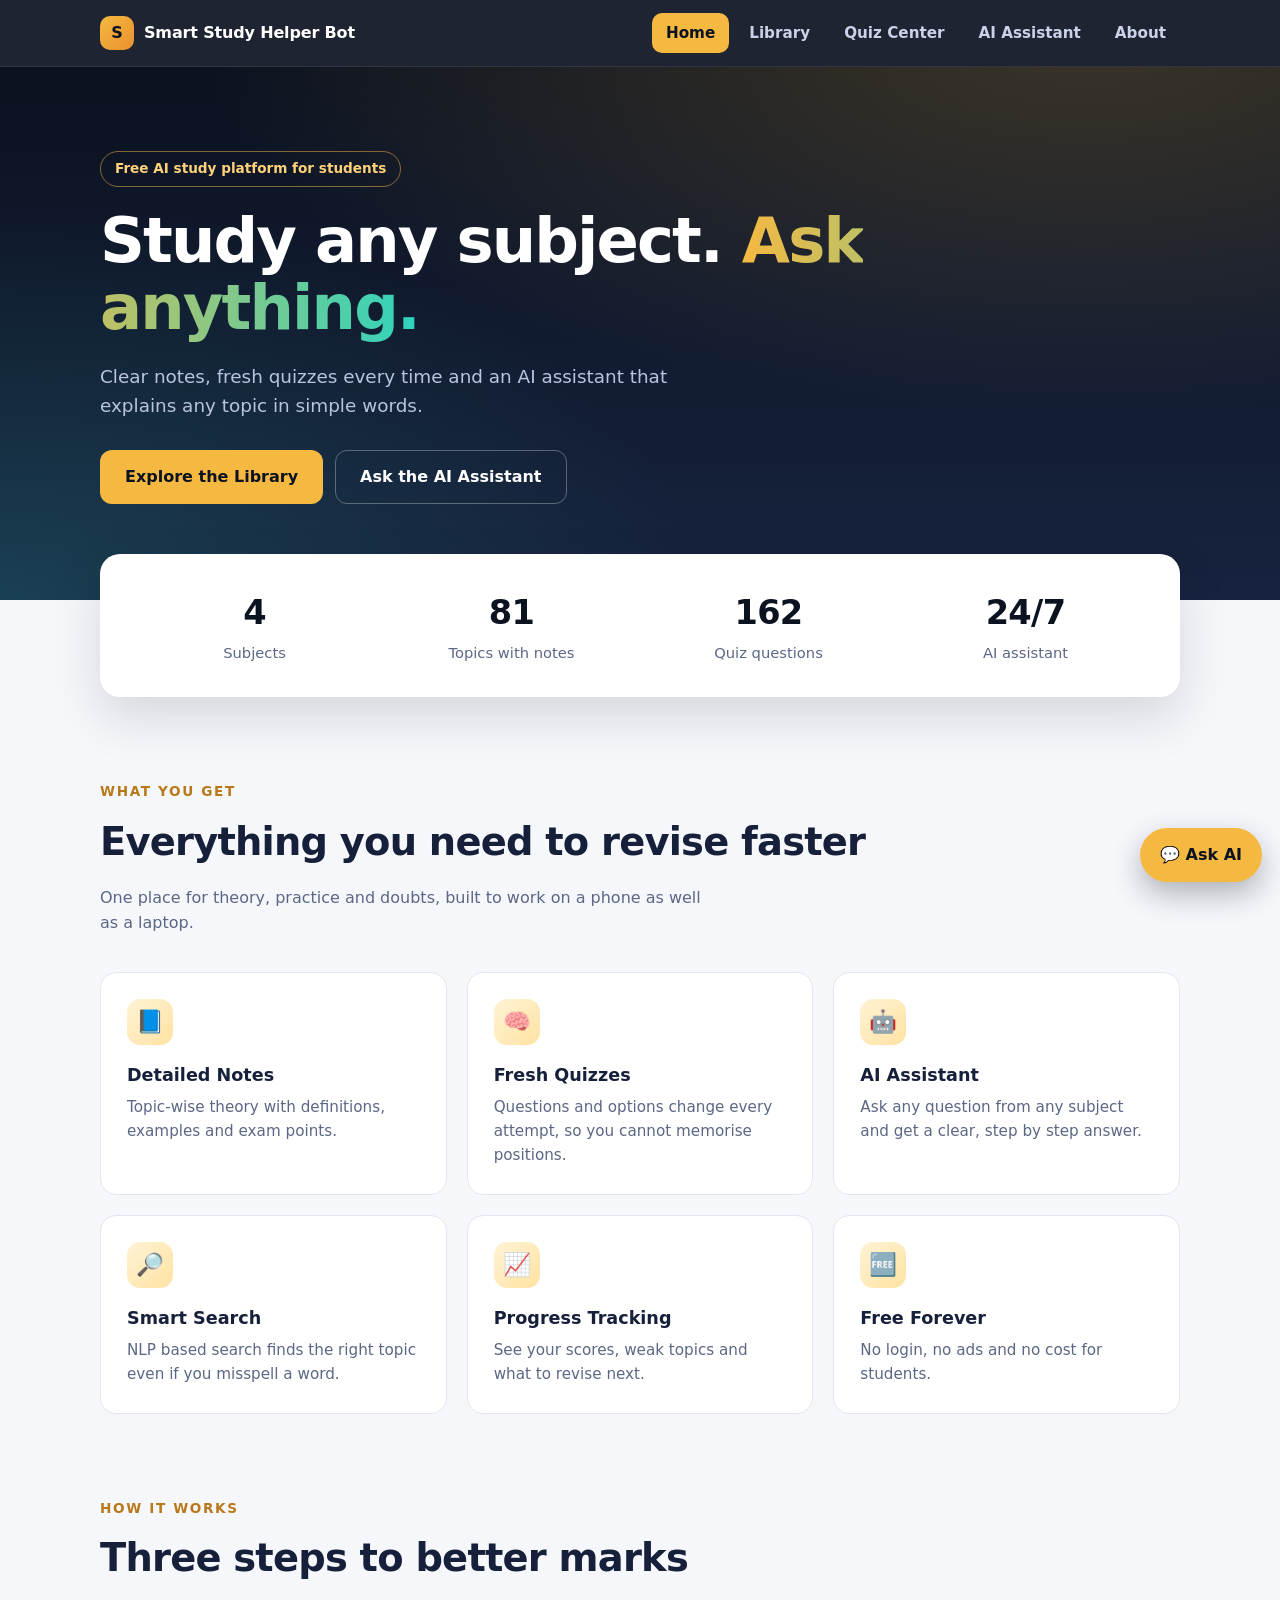
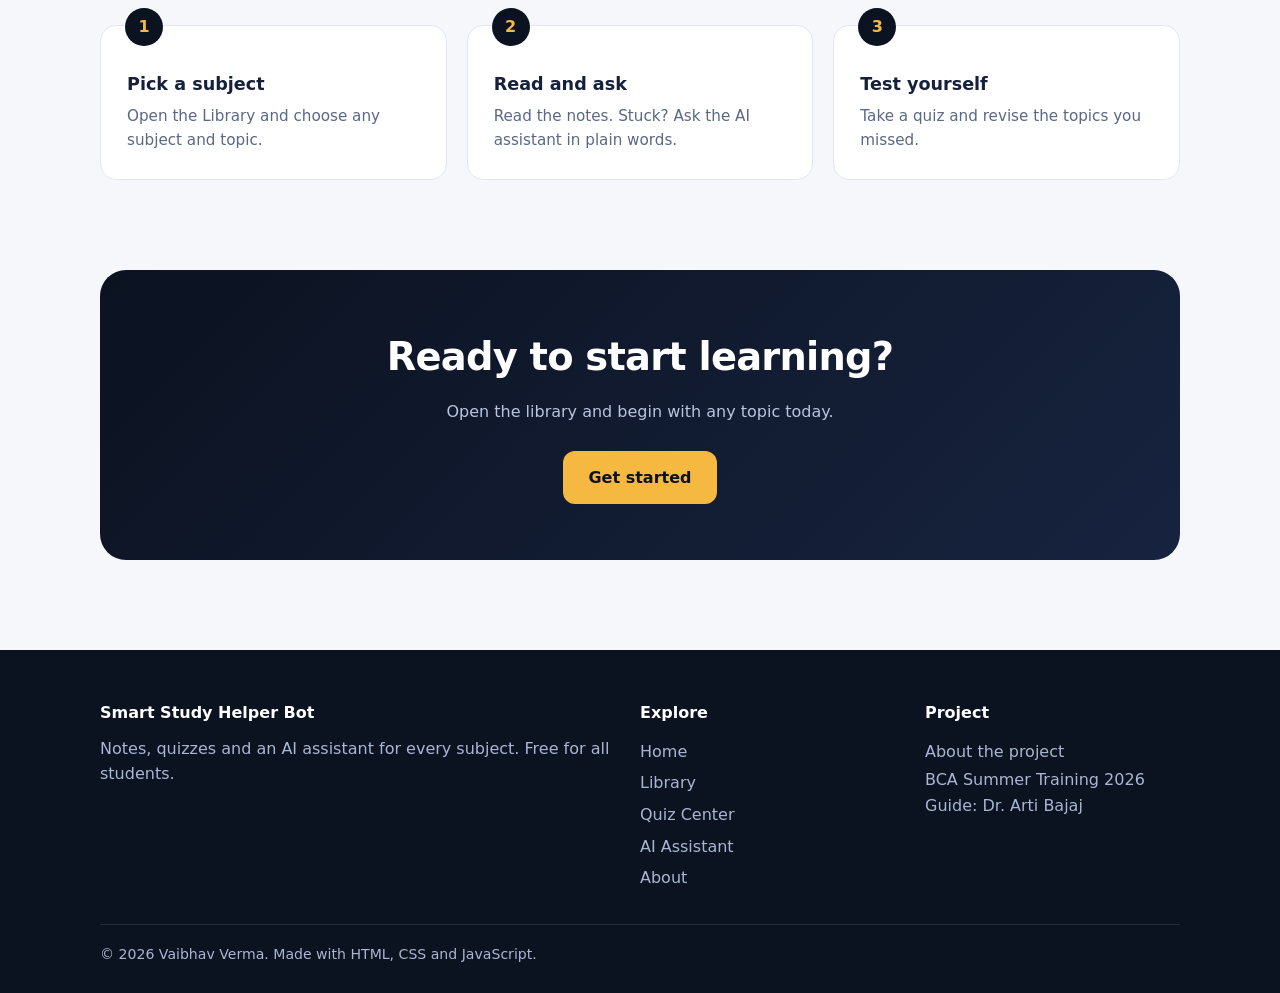
<file: index.html>
<!DOCTYPE html>
<html lang="en"><head><meta charset="UTF-8"><meta name="viewport" content="width=device-width, initial-scale=1, viewport-fit=cover">
<title>Smart Study Helper Bot: Learn Anything</title>
<meta name="description" content="Smart Study Helper Bot gives notes, quizzes and an AI assistant for any subject. Free, fast and made for students.">
<link rel="icon" href="data:image/svg+xml,%3Csvg xmlns='http://www.w3.org/2000/svg' viewBox='0 0 100 100'%3E%3Ctext y='.9em' font-size='90'%3E%F0%9F%93%9A%3C/text%3E%3C/svg%3E">
<link rel="stylesheet" href="assets/site.css"></head>
<body>
<main>
<section class="hero"><div class="wrap">
  <span class="pill">Free AI study platform for students</span>
  <h1>Study any subject. <span>Ask anything.</span></h1>
  <p>Clear notes, fresh quizzes every time and an AI assistant that explains any topic in simple words.</p>
  <div class="btns"><a class="btn gold" href="library.html">Explore the Library</a><a class="btn ghost" href="assistant.html">Ask the AI Assistant</a></div>
</div></section>
<section class="stats"><div class="wrap"><div>
  <div class="stat"><b id="n1">0</b><span>Subjects</span></div><div class="stat"><b id="n2">0</b><span>Topics with notes</span></div>
  <div class="stat"><b id="n3">0</b><span>Quiz questions</span></div><div class="stat"><b>24/7</b><span>AI assistant</span></div>
</div></div></section>
<section class="s"><div class="wrap">
  <div class="eyebrow">What you get</div><h2>Everything you need to revise faster</h2><p class="lead">One place for theory, practice and doubts, built to work on a phone as well as a laptop.</p>
  <div class="grid">
    <div class="card"><div class="ico">📘</div><h3>Detailed Notes</h3><p>Topic-wise theory with definitions, examples and exam points.</p></div>
    <div class="card"><div class="ico">🧠</div><h3>Fresh Quizzes</h3><p>Questions and options change every attempt, so you cannot memorise positions.</p></div>
    <div class="card"><div class="ico">🤖</div><h3>AI Assistant</h3><p>Ask any question from any subject and get a clear, step by step answer.</p></div>
    <div class="card"><div class="ico">🔎</div><h3>Smart Search</h3><p>NLP based search finds the right topic even if you misspell a word.</p></div>
    <div class="card"><div class="ico">📈</div><h3>Progress Tracking</h3><p>See your scores, weak topics and what to revise next.</p></div>
    <div class="card"><div class="ico">🆓</div><h3>Free Forever</h3><p>No login, no ads and no cost for students.</p></div>
  </div>
</div></section>
<section class="s"><div class="wrap">
  <div class="eyebrow">How it works</div><h2>Three steps to better marks</h2>
  <div class="grid steps">
    <div class="card"><h3>Pick a subject</h3><p>Open the Library and choose any subject and topic.</p></div>
    <div class="card"><h3>Read and ask</h3><p>Read the notes. Stuck? Ask the AI assistant in plain words.</p></div>
    <div class="card"><h3>Test yourself</h3><p>Take a quiz and revise the topics you missed.</p></div>
  </div>
  <div class="cta"><h2>Ready to start learning?</h2><p>Open the library and begin with any topic today.</p><a class="btn gold" href="library.html">Get started</a></div>
</div></section>
</main>
<script src="assets/data.js"></script>
<script src="assets/layout.js"></script>
<script>
var nT=0,nQ=0;DATA.forEach(function(s){nT+=s.topics.length;s.topics.forEach(function(x){nQ+=x.quiz.length})});
function count(id,to){var el=document.getElementById(id),n=0,st=Math.max(1,Math.ceil(to/40));var i=setInterval(function(){n=Math.min(to,n+st);el.textContent=n;if(n>=to)clearInterval(i)},25)}
count("n1",DATA.length);count("n2",nT);count("n3",nQ);
</script></body></html>
</file>
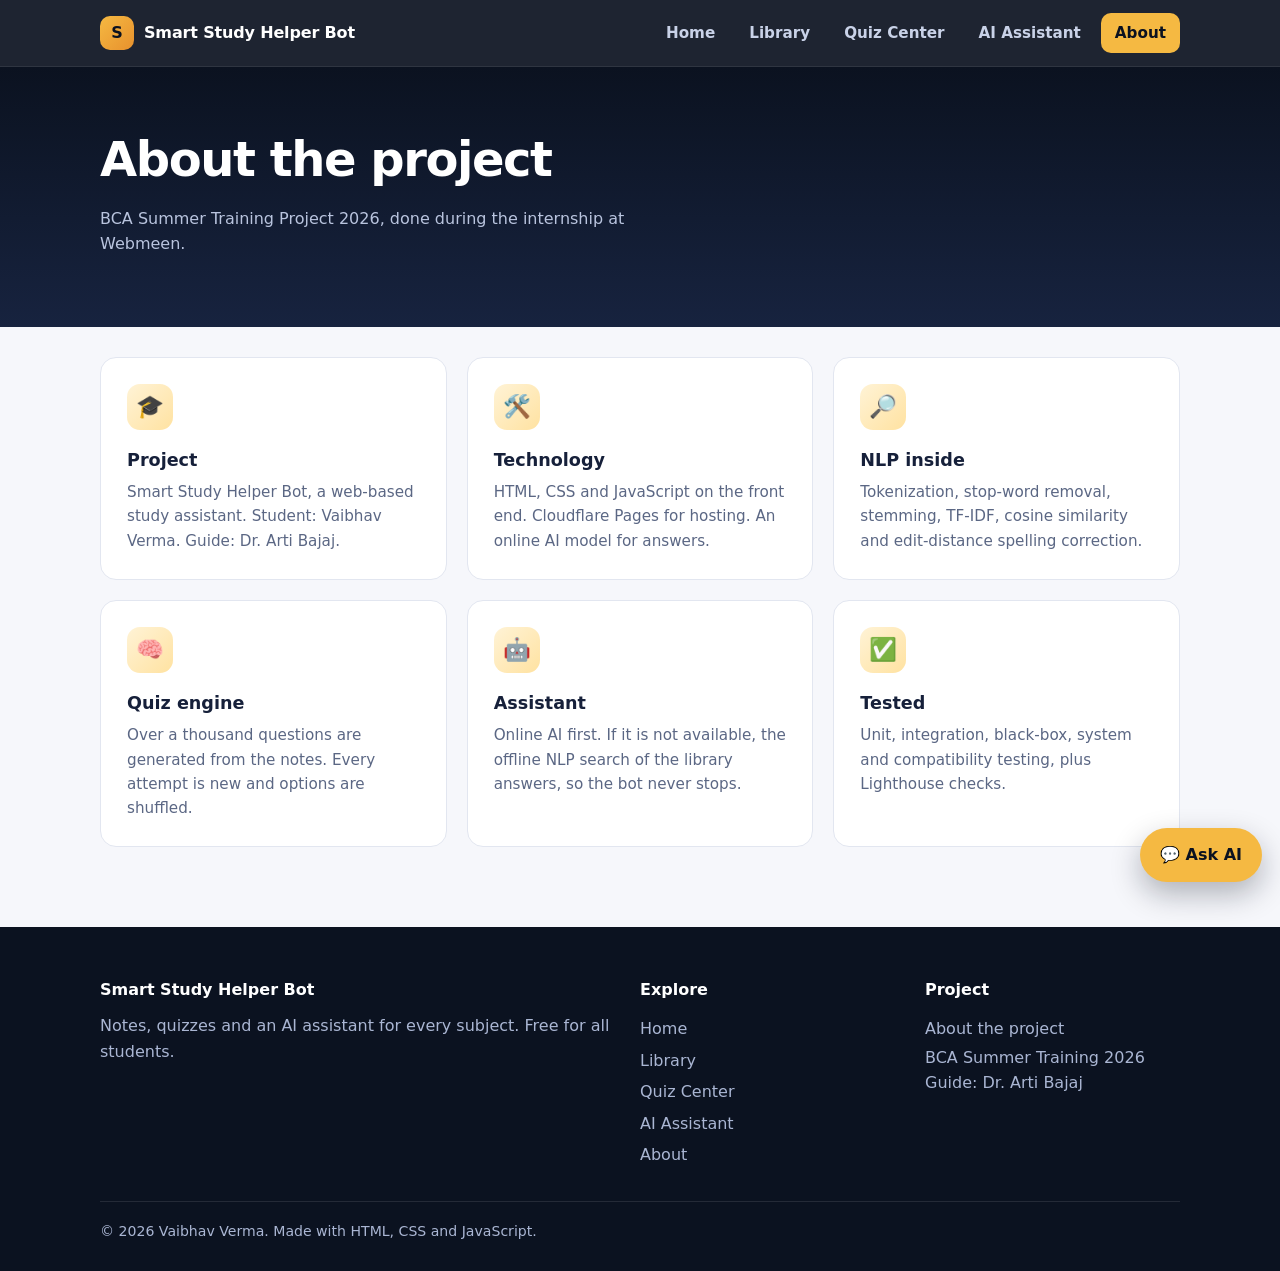
<file: about.html>
<!DOCTYPE html>
<html lang="en"><head><meta charset="UTF-8"><meta name="viewport" content="width=device-width, initial-scale=1, viewport-fit=cover">
<title>About | Smart Study Helper Bot</title><meta name="description" content="About the Smart Study Helper Bot project.">
<link rel="stylesheet" href="assets/site.css"></head><body><main>
<section class="phead"><div class="wrap"><h1>About the project</h1><p>BCA Summer Training Project 2026, done during the internship at Webmeen.</p></div></section>
<div class="wrap" style="padding-bottom:80px"><div class="grid" style="margin-top:30px">
<div class="card"><div class="ico">🎓</div><h3>Project</h3><p>Smart Study Helper Bot, a web-based study assistant. Student: Vaibhav Verma. Guide: Dr. Arti Bajaj.</p></div>
<div class="card"><div class="ico">🛠️</div><h3>Technology</h3><p>HTML, CSS and JavaScript on the front end. Cloudflare Pages for hosting. An online AI model for answers.</p></div>
<div class="card"><div class="ico">🔎</div><h3>NLP inside</h3><p>Tokenization, stop-word removal, stemming, TF-IDF, cosine similarity and edit-distance spelling correction.</p></div>
<div class="card"><div class="ico">🧠</div><h3>Quiz engine</h3><p>Over a thousand questions are generated from the notes. Every attempt is new and options are shuffled.</p></div>
<div class="card"><div class="ico">🤖</div><h3>Assistant</h3><p>Online AI first. If it is not available, the offline NLP search of the library answers, so the bot never stops.</p></div>
<div class="card"><div class="ico">✅</div><h3>Tested</h3><p>Unit, integration, black-box, system and compatibility testing, plus Lighthouse checks.</p></div></div></div></main>
<script src="assets/layout.js"></script></body></html>
</file>
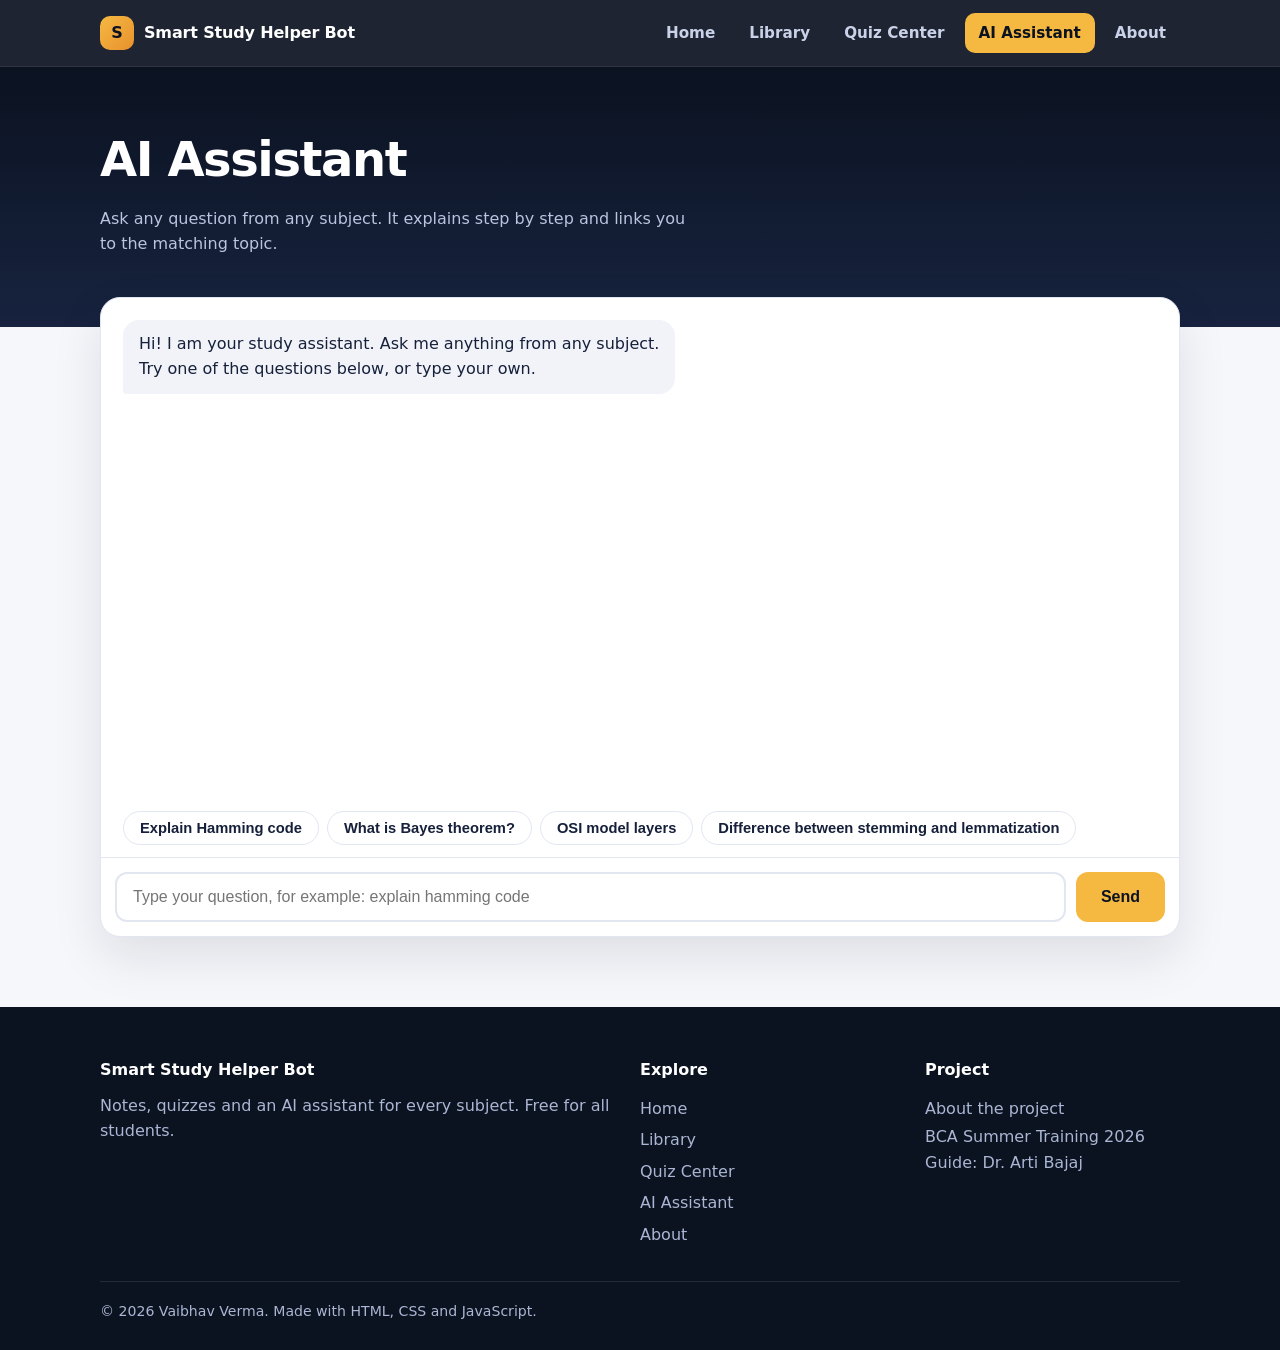
<file: assistant.html>
<!DOCTYPE html>
<html lang="en"><head><meta charset="UTF-8"><meta name="viewport" content="width=device-width, initial-scale=1, viewport-fit=cover">
<title>AI Assistant | Smart Study Helper Bot</title><meta name="description" content="Ask any question and get a clear answer.">
<link rel="icon" href="data:image/svg+xml,%3Csvg xmlns='http://www.w3.org/2000/svg' viewBox='0 0 100 100'%3E%3Ctext y='.9em' font-size='90'%3E%F0%9F%A4%96%3C/text%3E%3C/svg%3E">
<link rel="stylesheet" href="assets/site.css">
<style>
.cb input{min-width:0}.cb .btn{flex:none}
@media(max-width:600px){
  .chat{height:calc(100vh - 190px);min-height:380px}
  .msgs{padding:16px 14px}
  .sug{padding:0 14px 8px;flex-wrap:nowrap;overflow-x:auto}
  .sug .chip{flex:none;font-size:.85rem;padding:7px 12px}
  .cb{padding:10px;gap:8px}.cb input{padding:12px}.cb .btn{padding:12px 16px}
}
</style></head><body><main>
<section class="phead"><div class="wrap"><h1>AI Assistant</h1><p>Ask any question from any subject. It explains step by step and links you to the matching topic.</p></div></section>
<div class="wrap" style="padding-bottom:70px"><div class="chat"><div class="msgs" id="m"></div><div class="sug" id="s"></div>
<div class="cb"><input id="i" placeholder="Type your question, for example: explain hamming code" autocomplete="off" aria-label="Your question"><button class="btn gold" id="go">Send</button></div></div></div></main>
<script src="assets/data.js"></script><script src="assets/deep.js"></script><script src="assets/nlp.js"></script><script src="assets/layout.js"></script>
<script>
var M=document.getElementById("m"),I=document.getElementById("i"),S=document.getElementById("s"),hist=[];
function esc(t){return t.replace(/&/g,"&amp;").replace(/</g,"&lt;").replace(/>/g,"&gt;")}
function fmt(t){return esc(t).replace(/\*\*(.+?)\*\*/g,"<b>$1</b>").replace(/\[(.+?)\]\((.+?)\)/g,'<a href="$2">$1</a>')}
function add(c,t,src){var d=document.createElement("div");d.className="b "+c;d.innerHTML=fmt(t)+(src?'<div class="src">'+src+"</div>":"");M.appendChild(d);M.scrollTop=M.scrollHeight;return d}
function local(q){var r=NLP.search(q,3),fx=r.corrected?"I corrected the spelling and found the closest topic.\n\n":"";
 if(!r.results.length)return"I could not find this in my notes. Rephrase it, or open the [Library](library.html). Detailed answers for any subject come from the online AI when it is connected.";
 var z=r.results[0],S0=DATA[z.si],T=S0.topics[z.ti],nm=T.name.replace(/^U\d\s/,""),d=DEEP[T.name],o=fx+"**"+nm+"** ("+S0.subject+")\n\n";
 o+=d?d.def+"\n\n"+d.explain.slice(0,3).map(function(x,i){return(i+1)+". "+x}).join("\n")+"\n\nExample: "+d.example:T.notes.map(function(x,i){return(i+1)+". "+x}).join("\n");
 o+="\n\n[Open full topic: "+nm+"](topic.html?s="+z.si+"&t="+z.ti+")";
 var rel=r.results.slice(1).map(function(y){var n=DATA[y.si].topics[y.ti].name.replace(/^U\d\s/,"");return"[ "+n+" ](topic.html?s="+y.si+"&t="+y.ti+")"});
 return o+(rel.length?"\n\nRelated: "+rel.join("  "):"")}
async function ask(q){q=q.trim();if(!q)return;S.style.display="none";add("u",q);I.value="";var w=add("a","Thinking... (the AI can take up to 40 seconds)");hist.push({role:"user",content:q});
 try{var c=new AbortController(),tm=setTimeout(function(){c.abort()},40000),r=await fetch("/api/chat",{method:"POST",headers:{"Content-Type":"application/json"},body:JSON.stringify({messages:hist.slice(-8)}),signal:c.signal});clearTimeout(tm);
  if(!r.ok){var em;try{em=(await r.json()).errors.join("; ")}catch(_){em="HTTP "+r.status+" (backend not found)"}throw em}var j=await r.json();w.innerHTML=fmt(j.reply)+'<div class="src">AI answer · '+(j.source||"online")+"</div>";hist.push({role:"assistant",content:j.reply})}
 catch(e){if(e&&e.name==="AbortError")e="the AI took too long (over 40 seconds)";else if(e&&e.message)e=e.message;var a=local(q);w.innerHTML=fmt(a)+'<div class="src">Answer from the offline study library'+(typeof e==="string"?" · AI problem: "+esc(e):"")+"</div>";hist.push({role:"assistant",content:a})}
 M.scrollTop=M.scrollHeight}
document.getElementById("go").onclick=function(){ask(I.value)};I.onkeydown=function(e){if(e.key==="Enter")ask(I.value)};
["Explain Hamming code","What is Bayes theorem?","OSI model layers","Difference between stemming and lemmatization"].forEach(function(t){var b=document.createElement("button");b.className="chip";b.textContent=t;b.onclick=function(){ask(t)};S.appendChild(b)});
add("a","Hi! I am your study assistant. Ask me anything from any subject.\nTry one of the questions below, or type your own.");
var pq=new URLSearchParams(location.search).get("q");if(pq)ask(pq);
</script></body></html>
</file>
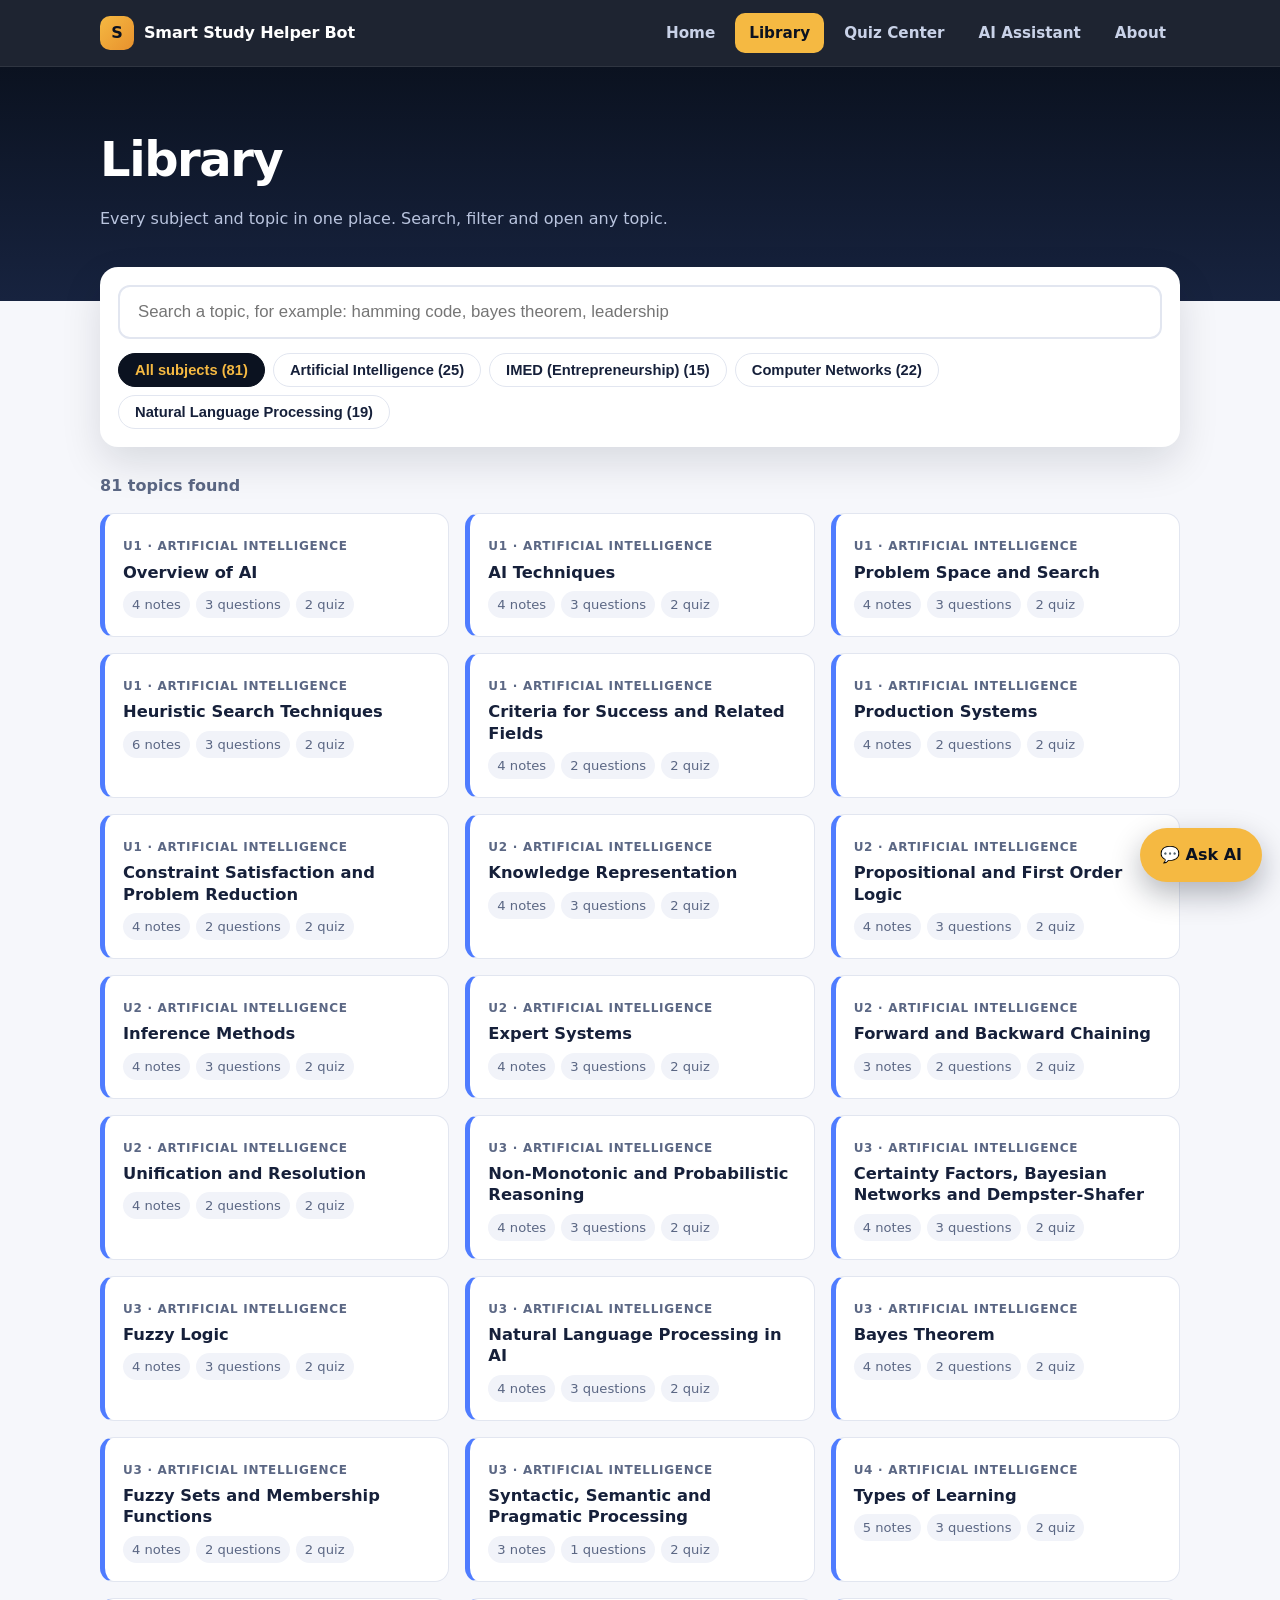
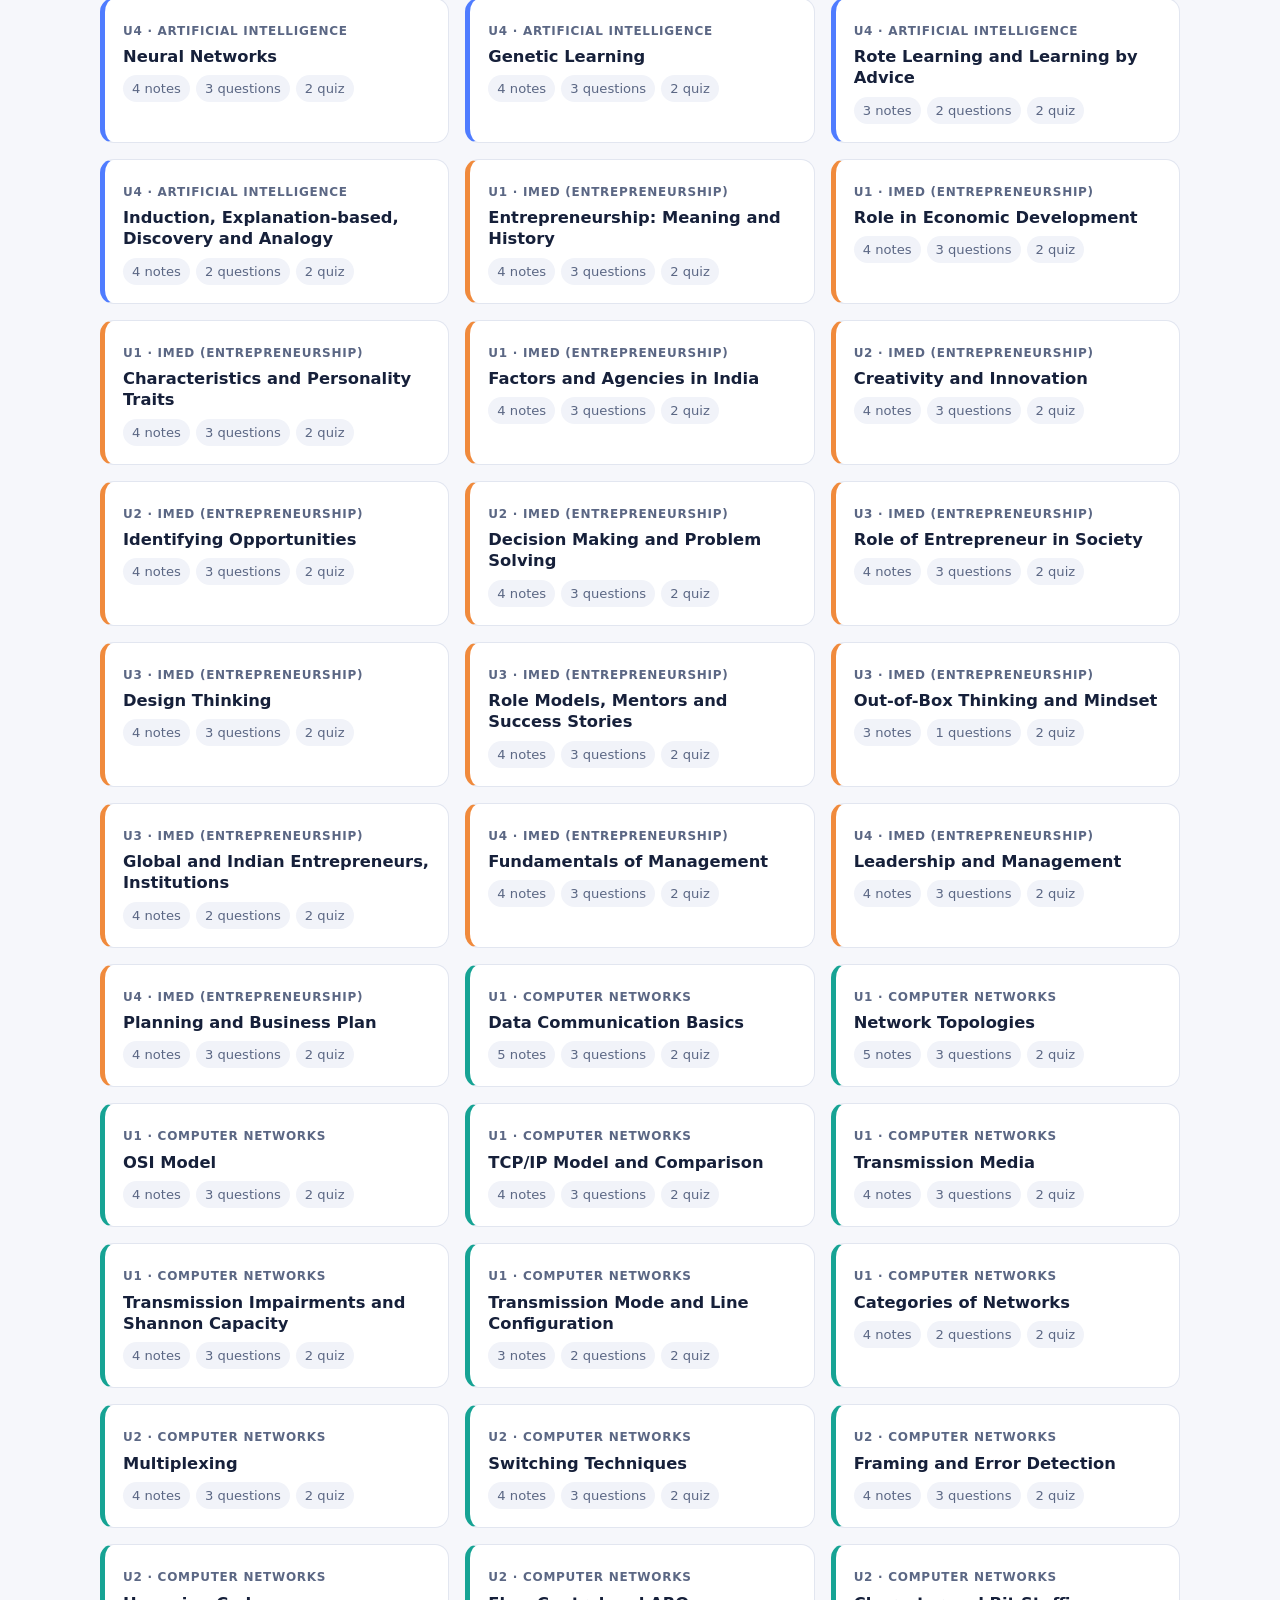
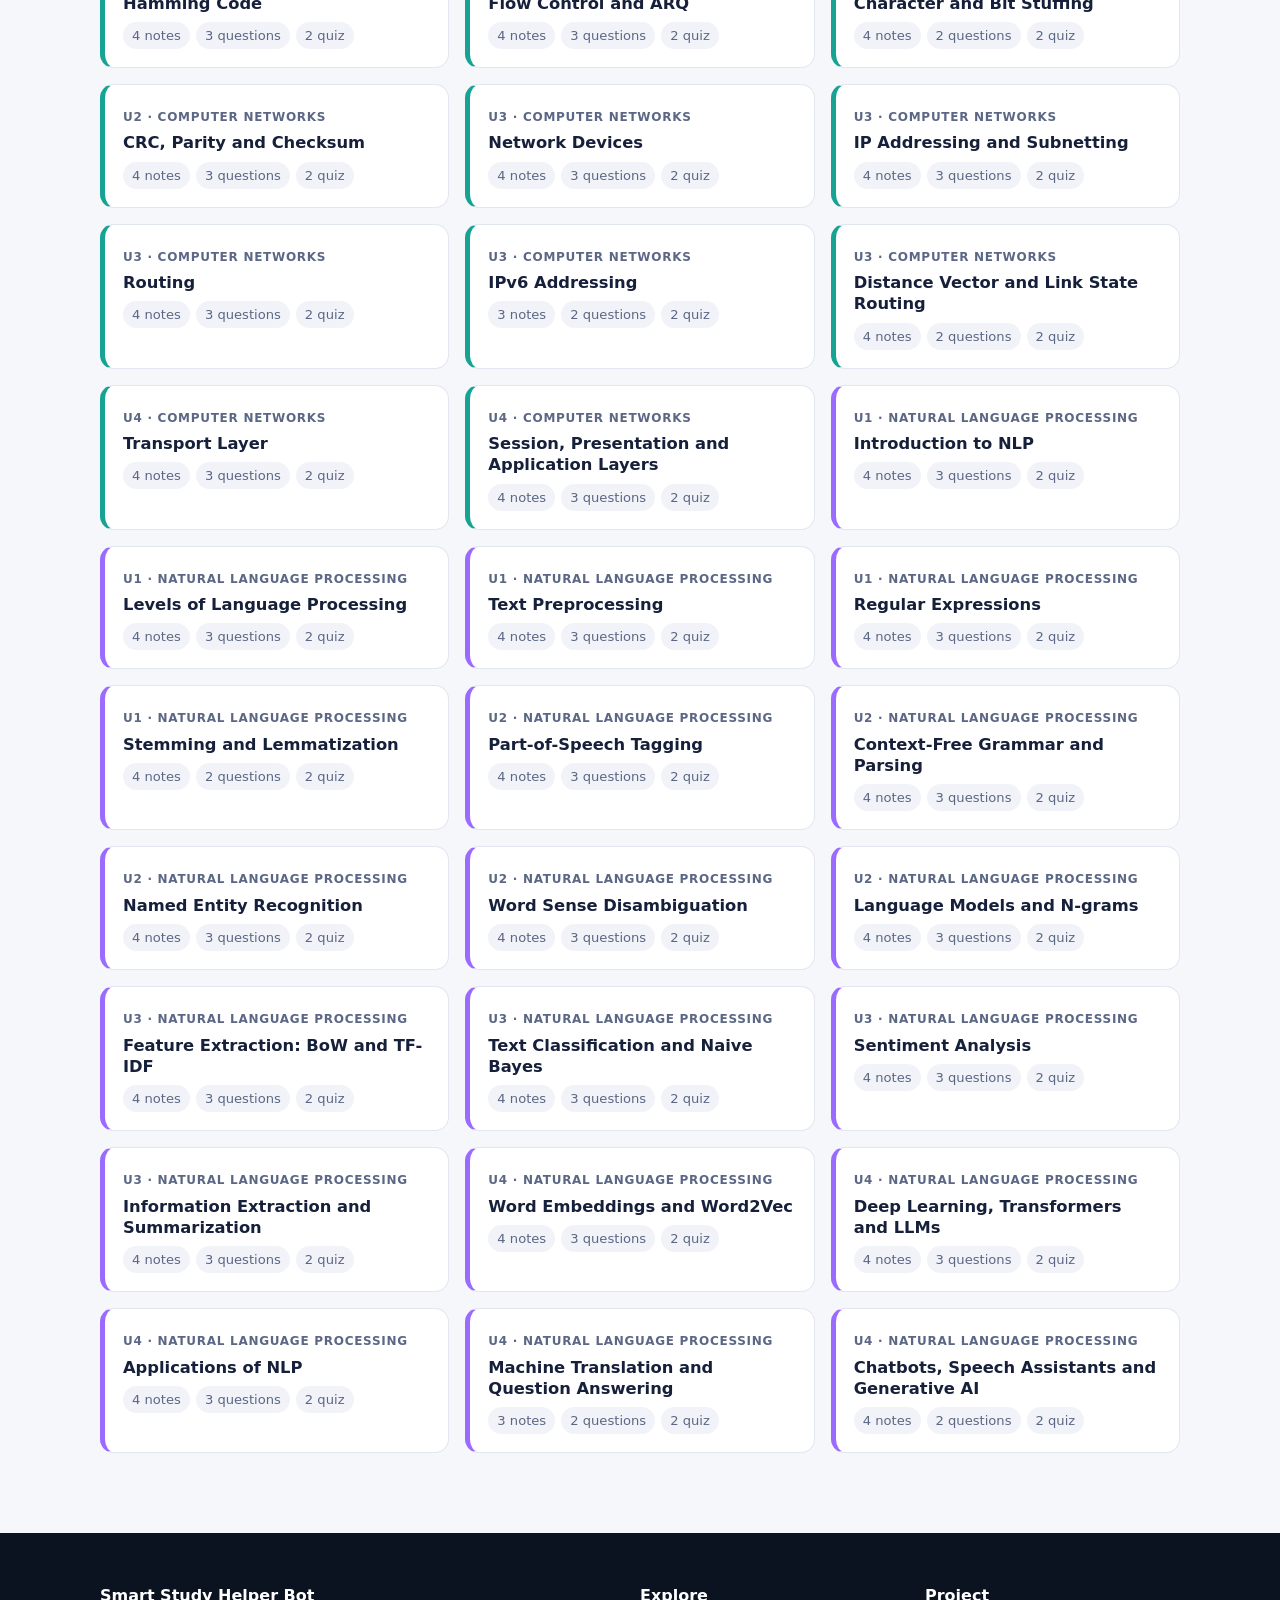
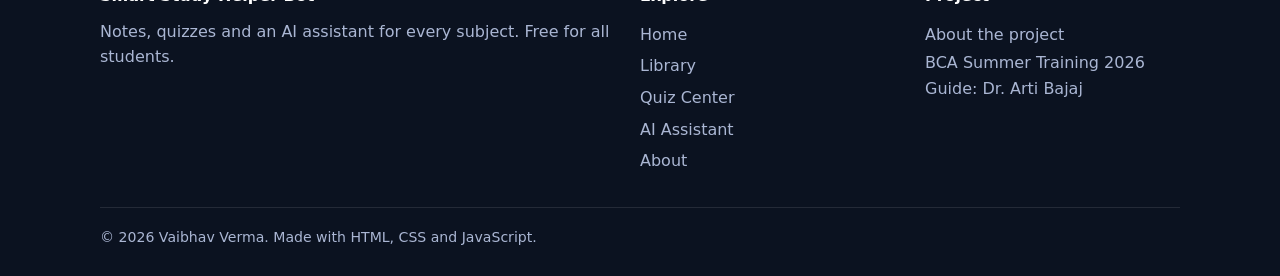
<file: library.html>
<!DOCTYPE html>
<html lang="en"><head><meta charset="UTF-8"><meta name="viewport" content="width=device-width, initial-scale=1, viewport-fit=cover">
<title>Library | Smart Study Helper Bot</title><meta name="description" content="Browse every subject and topic. Search notes, questions and quizzes.">
<link rel="icon" href="data:image/svg+xml,%3Csvg xmlns='http://www.w3.org/2000/svg' viewBox='0 0 100 100'%3E%3Ctext y='.9em' font-size='90'%3E%F0%9F%93%9A%3C/text%3E%3C/svg%3E">
<link rel="stylesheet" href="assets/site.css"></head><body>
<main>
<section class="phead"><div class="wrap"><h1>Library</h1><p>Every subject and topic in one place. Search, filter and open any topic.</p></div></section>
<section class="tools"><div class="wrap"><div class="box">
  <input class="search" id="q" type="search" placeholder="Search a topic, for example: hamming code, bayes theorem, leadership" aria-label="Search topics">
  <div class="chips" id="chips"></div>
</div></div></section>
<div class="wrap"><div class="count" id="count"></div><div class="tg" id="list"></div></div>
</main>
<script src="assets/data.js"></script><script src="assets/deep.js"></script><script src="assets/nlp.js"></script><script src="assets/layout.js"></script>
<script>
var COL=["#4f7cff","#f08a3c","#16a394","#9b6bff","#e0527a","#d4a017"];
var all=[];DATA.forEach(function(s,si){s.topics.forEach(function(tp,ti){all.push({si:si,ti:ti,sub:s.subject,name:tp.name,unit:tp.name.slice(0,2),title:tp.name.replace(/^U\d\s/,""),kw:(tp.name+" "+s.subject+" "+tp.keywords).toLowerCase(),n:tp.notes.length,q:tp.questions.length,z:tp.quiz.length})})});
var cur=-1,list=document.getElementById("list"),box=document.getElementById("q");
function chips(){var h='<button class="chip'+(cur<0?" on":"")+'" data-i="-1">All subjects ('+all.length+')</button>';
 DATA.forEach(function(s,i){h+='<button class="chip'+(cur===i?" on":"")+'" data-i="'+i+'">'+s.subject+" ("+s.topics.length+")</button>"});
 var c=document.getElementById("chips");c.innerHTML=h;c.querySelectorAll(".chip").forEach(function(b){b.onclick=function(){cur=+b.dataset.i;chips();draw()}})}
function draw(){var words=box.value.toLowerCase().split(/\s+/).filter(Boolean);
 var r=all.filter(function(x){return(cur<0||x.si===cur)&&words.every(function(w){return x.kw.indexOf(w)>-1})});
 var note="";if(!r.length&&words.length){var m=NLP.search(box.value,6).results.map(function(z){return all.filter(function(x){return x.si===z.si&&x.ti===z.ti})[0]});r=m.filter(function(x){return cur<0||x.si===cur});if(r.length)note=" (showing closest matches)"}
 document.getElementById("count").textContent=r.length+" topic"+(r.length==1?"":"s")+" found"+note;
 list.innerHTML=r.length?r.map(function(x){return'<a class="tcard" style="--c:'+COL[x.si%COL.length]+'" href="topic.html?s='+x.si+'&t='+x.ti+'"><small>'+x.unit+" &middot; "+x.sub.toUpperCase()+"</small><h3>"+x.title+'</h3><div class="m"><span>'+x.n+" notes</span><span>"+x.q+" questions</span><span>"+x.z+" quiz</span></div></a>"}).join(""):'<div class="empty" style="grid-column:1/-1">No topic matches your search. Try the AI Assistant, it can answer any question.</div>'}
box.oninput=draw;chips();draw();
</script></body></html>
</file>
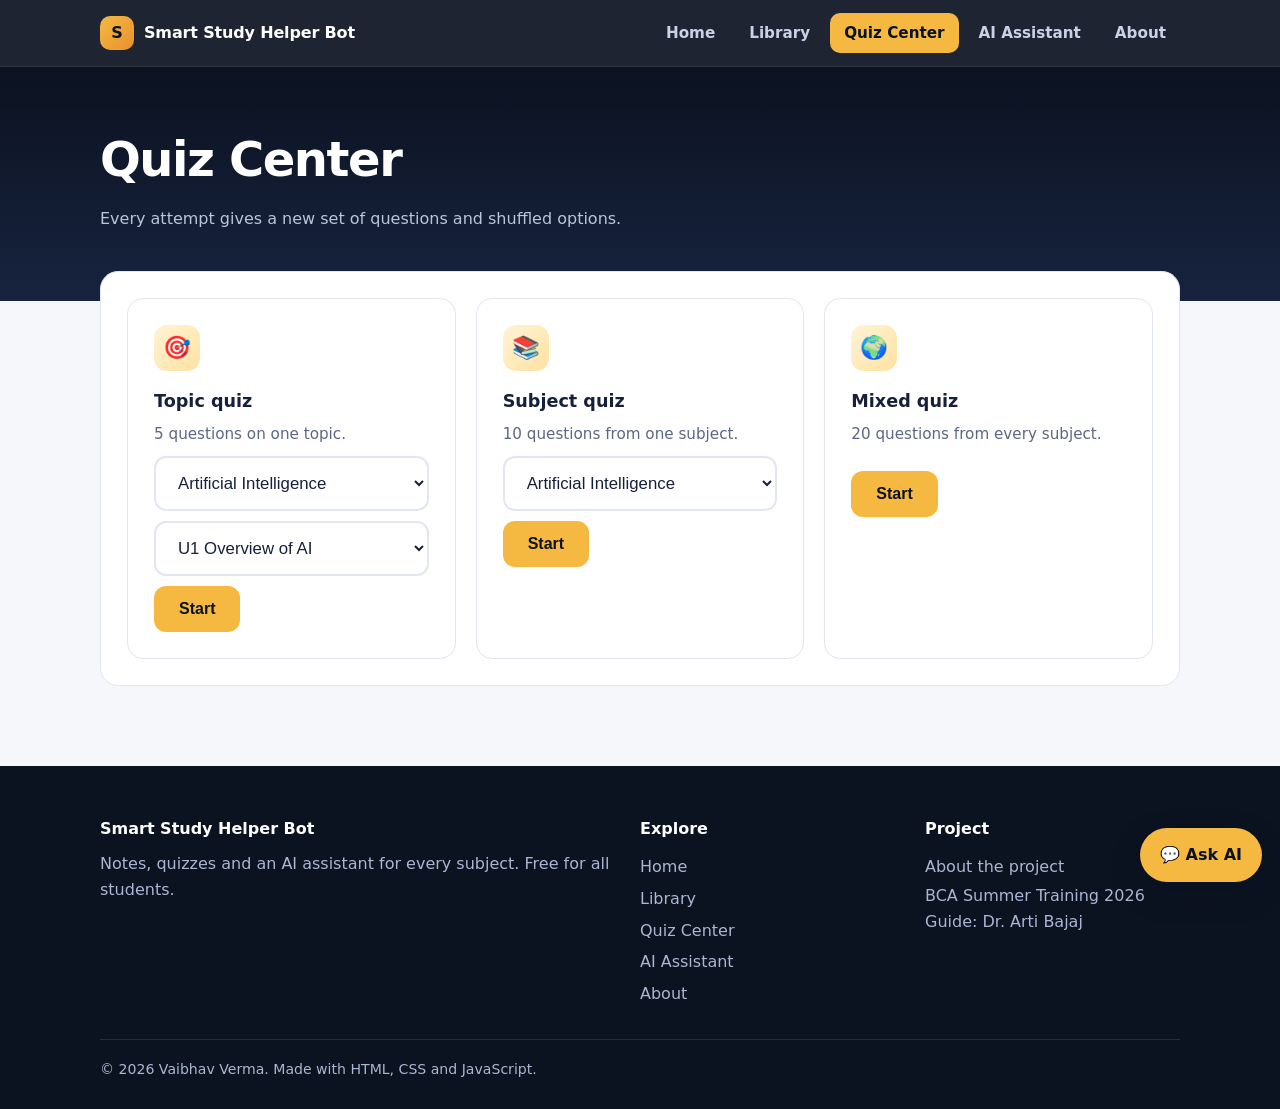
<file: quiz.html>
<!DOCTYPE html>
<html lang="en"><head><meta charset="UTF-8"><meta name="viewport" content="width=device-width, initial-scale=1, viewport-fit=cover">
<title>Quiz Center | Smart Study Helper Bot</title><meta name="description" content="Fresh quizzes every time: topic, subject and mixed tests with review.">
<link rel="icon" href="data:image/svg+xml,%3Csvg xmlns='http://www.w3.org/2000/svg' viewBox='0 0 100 100'%3E%3Ctext y='.9em' font-size='90'%3E%F0%9F%A7%A0%3C/text%3E%3C/svg%3E">
<link rel="stylesheet" href="assets/site.css"></head><body><main>
<section class="phead"><div class="wrap"><h1>Quiz Center</h1><p>Every attempt gives a new set of questions and shuffled options.</p></div></section>
<div class="wrap" style="margin-top:-30px;position:relative;padding-bottom:80px"><div class="panel" id="p"></div></div></main>
<script src="assets/data.js"></script><script src="assets/quizlib.js"></script><script src="assets/layout.js"></script>
<script>
var P=document.getElementById("p"),Q=[],k=0,sc=0,wrong=[],label="";
function hist(){try{return JSON.parse(localStorage.getItem("hist")||"[]")}catch(e){return[]}}
function home(){var o=DATA.map(function(s,i){return'<option value="'+i+'">'+s.subject+"</option>"}).join("");
 var h=hist().slice(-5).reverse().map(function(x){return"<li>"+x.l+": <b>"+x.s+"/"+x.n+"</b> <small>("+x.d+")</small></li>"}).join("");
 P.innerHTML='<div class="grid" style="margin-top:0"><div class="card"><div class="ico">🎯</div><h3>Topic quiz</h3><p>5 questions on one topic.</p><select id="a" class="search" style="margin:10px 0">'+o+'</select><select id="b" class="search" style="margin-bottom:10px"></select><button class="btn gold" id="g1">Start</button></div>'+
 '<div class="card"><div class="ico">📚</div><h3>Subject quiz</h3><p>10 questions from one subject.</p><select id="c" class="search" style="margin:10px 0 10px">'+o+'</select><button class="btn gold" id="g2">Start</button></div>'+
 '<div class="card"><div class="ico">🌍</div><h3>Mixed quiz</h3><p>20 questions from every subject.</p><br><button class="btn gold" id="g3">Start</button></div></div>'+(h?"<h3 style='margin-top:26px'>Your recent scores</h3><ul style='padding-left:20px'>"+h+"</ul>":"");
 function tp(){document.getElementById("b").innerHTML=DATA[+a.value].topics.map(function(t,j){return'<option value="'+j+'">'+t.name+"</option>"}).join("")}
 var a=document.getElementById("a");a.onchange=tp;tp();
 document.getElementById("g1").onclick=function(){go({si:+a.value,ti:+document.getElementById("b").value},5,"Topic: "+DATA[+a.value].topics[+document.getElementById("b").value].name)};
 document.getElementById("g2").onclick=function(){var i=+document.getElementById("c").value;go({si:i},10,"Subject: "+DATA[i].subject)};
 document.getElementById("g3").onclick=function(){go({},20,"Mixed quiz")}}
function go(sc0,n,l){Q=Quiz.pick(sc0,n);k=0;sc=0;wrong=[];label=l;show()}
function sh(a){for(var i=a.length-1;i>0;i--){var j=Math.floor(Math.random()*(i+1)),t=a[i];a[i]=a[j];a[j]=t}return a}
function show(){if(k>=Q.length)return fin();var q=Q[k],n=Q.length;
 P.innerHTML='<div class="qh"><span>'+label+" · Question "+(k+1)+" of "+n+"</span><span>Score: "+sc+'</span></div><div class="bar"><i style="width:'+k/n*100+'%"></i></div><h3>'+q.question+"</h3>";
 q.options.forEach(function(t,i){var b=document.createElement("button");b.className="opt";b.textContent=t;b.onclick=function(){var all=P.querySelectorAll(".opt");all.forEach(function(x,j){x.disabled=true;if(j===q.answer)x.classList.add("ok")});if(i===q.answer)sc++;else{b.classList.add("no");wrong.push(q)}
  var nb=document.createElement("button");nb.className="btn gold";nb.style.marginTop="12px";nb.textContent=k+1<n?"Next question":"See result";nb.onclick=function(){k++;show()};P.appendChild(nb)};P.appendChild(b)})}
function fin(){var n=Q.length,pc=Math.round(sc/n*100);try{var h=hist();h.push({l:label,s:sc,n:n,d:new Date().toLocaleDateString()});localStorage.setItem("hist",JSON.stringify(h.slice(-30)))}catch(e){}
 var rv=wrong.map(function(q){return'<div class="qn"><b>'+q.question+'</b><br>Correct answer: '+q.options[q.answer]+'<br><a href="topic.html?s='+q.si+"&t="+q.ti+'"><b>Revise this topic →</b></a></div>'}).join("");
 P.innerHTML='<div style="text-align:center;padding:10px 0 20px"><div class="big">'+sc+" / "+n+'</div><p>'+pc+"% · "+(pc>=80?"Excellent work!":pc>=50?"Good, revise the topics below.":"Keep practising, read the notes again.")+'</p><button class="btn gold" id="r1">Try a new quiz</button> <button class="btn line" id="r2">Quiz Center</button></div>'+(rv?"<h3>Review of wrong answers</h3>"+rv:"");
 document.getElementById("r1").onclick=function(){Q=Quiz.pick(lastScope(),n);k=0;sc=0;wrong=[];show()};document.getElementById("r2").onclick=home}
function lastScope(){var f=Q[0];return label.indexOf("Topic")===0?{si:f.si,ti:f.ti}:label.indexOf("Subject")===0?{si:f.si}:{}}
home();
</script></body></html>
</file>
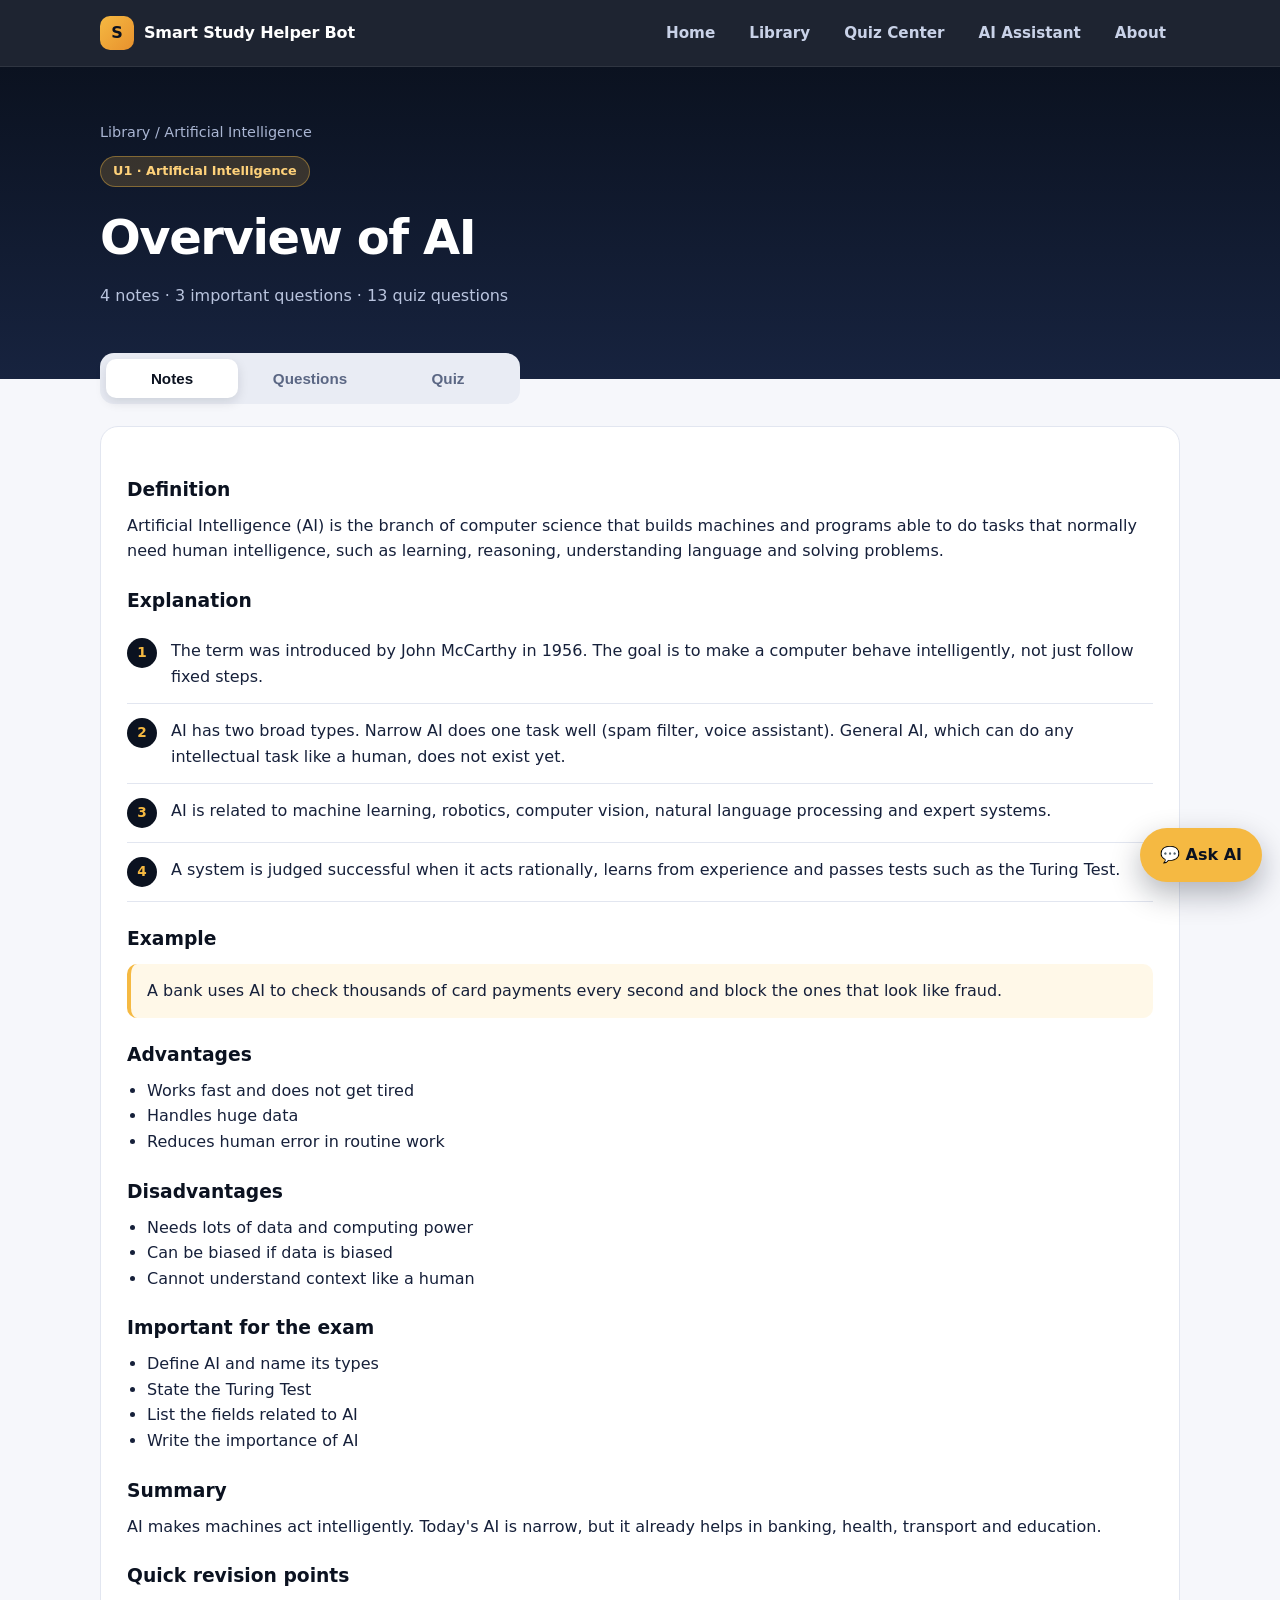
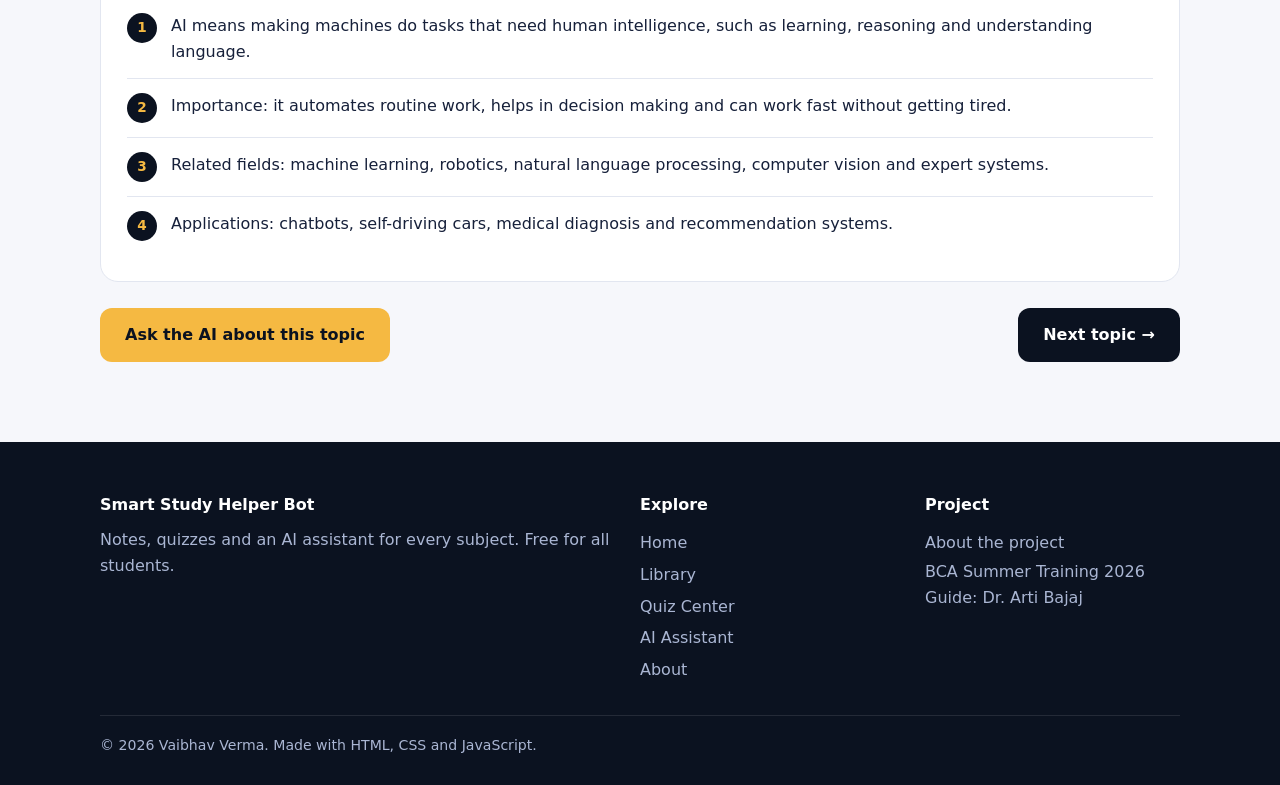
<file: topic.html>
<!DOCTYPE html>
<html lang="en"><head><meta charset="UTF-8"><meta name="viewport" content="width=device-width, initial-scale=1, viewport-fit=cover">
<title>Topic | Smart Study Helper Bot</title><meta name="description" content="Notes, important questions and quiz for a topic.">
<link rel="icon" href="data:image/svg+xml,%3Csvg xmlns='http://www.w3.org/2000/svg' viewBox='0 0 100 100'%3E%3Ctext y='.9em' font-size='90'%3E%F0%9F%93%9A%3C/text%3E%3C/svg%3E">
<link rel="stylesheet" href="assets/site.css"></head><body>
<main>
<section class="phead"><div class="wrap"><div class="crumb"><a href="library.html">Library</a> / <span id="cs"></span></div><span class="badge" id="bd"></span><h1 id="h"></h1><p id="meta"></p></div></section>
<div class="wrap"><div class="tabs"><button class="tab on" data-t="n">Notes</button><button class="tab" data-t="q">Questions</button><button class="tab" data-t="z">Quiz</button></div>
<div class="panel" id="p"></div>
<div class="nav2"><a class="btn line" id="pv">Previous topic</a><a class="btn gold" id="ask">Ask the AI about this topic</a><a class="btn dark" id="nx">Next topic</a></div></div>
</main>
<script src="assets/data.js"></script><script src="assets/quizlib.js"></script><script src="assets/deep.js"></script><script src="assets/layout.js"></script>
<script>
var qs=new URLSearchParams(location.search),si=+qs.get("s")||0,ti=+qs.get("t")||0,S=DATA[si]||DATA[0],T=S.topics[ti]||S.topics[0],P=document.getElementById("p");
var title=T.name.replace(/^U\d\s/,"");document.title=title+" | Smart Study Helper Bot";
document.getElementById("cs").textContent=S.subject;document.getElementById("bd").textContent=T.name.slice(0,2)+" · "+S.subject;document.getElementById("h").textContent=title;
document.getElementById("meta").textContent=T.notes.length+" notes · "+T.questions.length+" important questions · "+Quiz.pool(si,ti).length+" quiz questions";
function nav(id,j,lbl){var a=document.getElementById(id),x=S.topics[j];if(x){a.href="topic.html?s="+si+"&t="+j;a.title=x.name;a.textContent=lbl}else a.style.display="none"}
nav("pv",ti-1,"← Previous topic");nav("nx",ti+1,"Next topic →");document.getElementById("ask").href="assistant.html?q="+encodeURIComponent("Explain "+title+" in simple words with an example");
function mark(){try{var r=JSON.parse(localStorage.getItem("read")||"{}");r[si+"-"+ti]=1;localStorage.setItem("read",JSON.stringify(r))}catch(e){}}
function list(a){return"<ul style='padding-left:20px'>"+a.map(function(x){return"<li>"+x+"</li>"}).join("")+"</ul>"}
function sec(h,b){return"<h3 style='margin:22px 0 8px;color:#0b1220'>"+h+"</h3>"+b}
function notes(){mark();var D=DEEP[T.name],h="";
 if(D){h+=sec("Definition","<p>"+D.def+"</p>")+sec("Explanation",D.explain.map(function(n,i){return'<div class="pt"><div class="pn">'+(i+1)+"</div><div>"+n+"</div></div>"}).join(""))+sec("Example","<div class='qn'>"+D.example+"</div>")+sec("Advantages",list(D.pros))+sec("Disadvantages",list(D.cons))+sec("Important for the exam",list(D.exam))+sec("Summary","<p>"+D.summary+"</p>")+sec("Quick revision points","")}
 else h+="<div class='qn'>Short notes are shown for this topic. For a full explanation, <a href='assistant.html?q="+encodeURIComponent("Explain "+title+" in detail with example, advantages and exam points")+"'><b>ask the AI Assistant</b></a>.</div>";
 P.innerHTML=h+T.notes.map(function(n,i){return'<div class="pt"><div class="pn">'+(i+1)+"</div><div>"+n+"</div></div>"}).join("")}
function qsn(){P.innerHTML="<p class='lead'>Important questions for the exam. Try answering each one in your own words.</p>"+T.questions.map(function(q,i){return'<div class="qn"><b>Q'+(i+1)+".</b> "+q+"</div>"}).join("")}
var k=0,sc=0,QZ=[];function shuf(a){for(var i=a.length-1;i>0;i--){var j=Math.floor(Math.random()*(i+1)),t=a[i];a[i]=a[j];a[j]=t}return a}
function quiz(){if(k>=QZ.length)return done();var q=QZ[k],n=QZ.length;
 P.innerHTML='<div class="qh"><span>Question '+(k+1)+" of "+n+"</span><span>Score: "+sc+'</span></div><div class="bar"><i style="width:'+k/n*100+'%"></i></div><h3>'+q.question+"</h3>";
 shuf(q.options.map(function(t,i){return{t:t,c:i===q.answer}})).forEach(function(o){var b=document.createElement("button");b.className="opt";b.textContent=o.t;b.dataset.c=o.c?1:0;
  b.onclick=function(){P.querySelectorAll(".opt").forEach(function(x){x.disabled=true;if(x.dataset.c==="1")x.classList.add("ok")});if(o.c)sc++;else b.classList.add("no");
   var nb=document.createElement("button");nb.className="btn gold";nb.style.marginTop="12px";nb.textContent=k+1<n?"Next question":"See result";nb.onclick=function(){k++;quiz()};P.appendChild(nb)};P.appendChild(b)})}
function done(){var n=QZ.length;P.innerHTML='<div style="text-align:center;padding:20px 0"><div class="big">'+sc+" / "+n+"</div><p>"+(sc===n?"Perfect! Move to the next topic.":"Read the notes again and retry.")+'</p><button class="btn gold" id="rt">Retry quiz</button></div>';document.getElementById("rt").onclick=function(){k=0;sc=0;QZ=Quiz.pick({si:si,ti:ti},5);quiz()}}
document.querySelectorAll(".tab").forEach(function(b){b.onclick=function(){document.querySelectorAll(".tab").forEach(function(x){x.classList.remove("on")});b.classList.add("on");({n:notes,q:qsn,z:function(){k=0;sc=0;QZ=Quiz.pick({si:si,ti:ti},5);quiz()}})[b.dataset.t]()}});notes();
</script></body></html>
</file>
<file: assets/site.css>
:root{--ink:#0b1220;--navy:#101a30;--navy2:#17233f;--gold:#f5b942;--gold2:#ffd27a;--teal:#2dd4bf;--bg:#f6f7fb;--card:#fff;--text:#16203a;--muted:#5b6784;--line:#e2e6f0;--r:16px;color-scheme:light}
*{box-sizing:border-box;margin:0}html{scroll-behavior:smooth}
body{font-family:Inter,"Segoe UI",system-ui,-apple-system,Arial,sans-serif;background:var(--bg);color:var(--text);line-height:1.6;padding-top:env(safe-area-inset-top,0)}
a{color:inherit;text-decoration:none}.wrap{max-width:1120px;margin:0 auto;padding:0 20px}
:focus-visible{outline:3px solid var(--gold);outline-offset:2px}
/* navbar */
.nav{position:sticky;top:0;z-index:50;background:rgba(11,18,32,.92);backdrop-filter:blur(10px);border-bottom:1px solid rgba(255,255,255,.08)}
.nav .wrap{display:flex;align-items:center;justify-content:space-between;height:66px}
.brand{display:flex;align-items:center;gap:10px;color:#fff;font-weight:800;letter-spacing:-.01em}
.logo{width:34px;height:34px;border-radius:10px;background:linear-gradient(135deg,var(--gold),#e8912d);display:grid;place-items:center;color:var(--ink);font-weight:900}
.links{display:flex;gap:6px}.links a{color:#c9d2e8;padding:8px 14px;border-radius:10px;font-weight:600;font-size:.95rem;transition:.2s}
.links a:hover{color:#fff;background:rgba(255,255,255,.08)}.links a.on{color:var(--ink);background:var(--gold)}
.burger{display:none;background:none;border:1px solid rgba(255,255,255,.25);color:#fff;border-radius:10px;padding:7px 12px;font-size:1.1rem;cursor:pointer}
@media(max-width:820px){.burger{display:block}.links{display:none;position:absolute;top:66px;left:0;right:0;flex-direction:column;background:var(--ink);padding:12px 20px 18px}.links.open{display:flex}}
/* hero */
.hero{background:radial-gradient(900px 400px at 85% -10%,rgba(245,185,66,.22),transparent),radial-gradient(700px 400px at 0% 100%,rgba(45,212,191,.16),transparent),linear-gradient(180deg,var(--ink),var(--navy2));color:#fff;padding:84px 0 96px}
.pill{display:inline-block;border:1px solid rgba(245,185,66,.5);color:var(--gold2);padding:6px 14px;border-radius:99px;font-size:.85rem;font-weight:600;margin-bottom:20px}
.hero h1{font-size:clamp(2.2rem,5.4vw,3.9rem);line-height:1.08;letter-spacing:-.03em;max-width:780px}
.hero h1 span{background:linear-gradient(90deg,var(--gold),var(--teal));-webkit-background-clip:text;background-clip:text;color:transparent}
.hero p{color:#b9c4de;font-size:1.15rem;max-width:620px;margin:20px 0 30px}
.btns{display:flex;gap:12px;flex-wrap:wrap}
.btn{display:inline-flex;align-items:center;gap:8px;padding:13px 24px;border-radius:12px;font-weight:700;border:1px solid transparent;transition:.2s;cursor:pointer;font-size:1rem}
.btn.gold{background:var(--gold);color:var(--ink)}.btn.gold:hover{background:var(--gold2);transform:translateY(-2px)}
.btn.ghost{border-color:rgba(255,255,255,.3);color:#fff}.btn.ghost:hover{background:rgba(255,255,255,.1)}
/* stats */
.stats{margin-top:-46px;position:relative}.stats .wrap>div{background:var(--card);border-radius:20px;box-shadow:0 20px 50px rgba(11,18,32,.14);display:grid;grid-template-columns:repeat(4,1fr);padding:26px}
.stat{text-align:center;padding:6px}.stat b{display:block;font-size:2.1rem;letter-spacing:-.02em;color:var(--ink)}.stat span{color:var(--muted);font-size:.92rem}
@media(max-width:700px){.stats .wrap>div{grid-template-columns:repeat(2,1fr);gap:14px}}
/* sections */
section.s{padding:84px 0 0}.eyebrow{color:#b9791a;font-weight:700;font-size:.85rem;letter-spacing:.12em;text-transform:uppercase}
h2{font-size:clamp(1.7rem,3.4vw,2.4rem);letter-spacing:-.02em;margin:8px 0 12px}.lead{color:var(--muted);max-width:620px}
.grid{display:grid;grid-template-columns:repeat(3,1fr);gap:20px;margin-top:36px}@media(max-width:900px){.grid{grid-template-columns:1fr 1fr}}@media(max-width:600px){.grid{grid-template-columns:1fr}}
.card{background:var(--card);border:1px solid var(--line);border-radius:var(--r);padding:26px;transition:.25s}
.card:hover{transform:translateY(-4px);box-shadow:0 18px 40px rgba(11,18,32,.1);border-color:var(--gold)}
.ico{width:46px;height:46px;border-radius:13px;background:linear-gradient(135deg,#fff3d6,#ffe2a1);display:grid;place-items:center;font-size:1.4rem;margin-bottom:16px}
.card h3{font-size:1.1rem;margin-bottom:6px}.card p{color:var(--muted);font-size:.95rem}
.steps{counter-reset:s}.steps .card{position:relative;padding-top:44px}.steps .card::before{counter-increment:s;content:counter(s);position:absolute;top:-18px;left:24px;width:38px;height:38px;border-radius:50%;background:var(--ink);color:var(--gold);display:grid;place-items:center;font-weight:800}
.cta{margin:90px 0;background:linear-gradient(135deg,var(--ink),var(--navy2));color:#fff;border-radius:26px;padding:56px 32px;text-align:center}
.cta h2{margin-top:0}.cta p{color:#b9c4de;margin:0 auto 26px;max-width:520px}
/* footer */
footer.ft{background:var(--ink);color:#aab6d3;padding:50px 0 28px}.fg{display:grid;grid-template-columns:2fr 1fr 1fr;gap:30px}@media(max-width:700px){.fg{grid-template-columns:1fr}}
footer h4{color:#fff;margin-bottom:10px}footer a{display:block;padding:3px 0}footer a:hover{color:var(--gold)}.copy{border-top:1px solid rgba(255,255,255,.1);margin-top:30px;padding-top:18px;font-size:.88rem}
/* page header, library */
.phead{background:linear-gradient(180deg,var(--ink),var(--navy2));color:#fff;padding:54px 0 70px}.phead h1{font-size:clamp(2rem,4.4vw,3rem);letter-spacing:-.03em}.phead p{color:#b9c4de;margin-top:8px;max-width:600px}
.tools{margin-top:-34px;position:relative}.tools .box{background:var(--card);border-radius:18px;box-shadow:0 16px 40px rgba(11,18,32,.12);padding:18px}
.search{width:100%;padding:15px 18px;font-size:1.05rem;border:2px solid var(--line);border-radius:12px;background:#fff;color:var(--text)}.search:focus{border-color:var(--gold);outline:none}
.chips{display:flex;flex-wrap:wrap;gap:8px;margin-top:14px}.chip{padding:8px 16px;border-radius:99px;border:1px solid var(--line);background:#fff;font-weight:600;font-size:.92rem;cursor:pointer;color:var(--text);transition:.2s}
.chip:hover{border-color:var(--gold)}.chip.on{background:var(--ink);color:var(--gold);border-color:var(--ink)}
.count{color:var(--muted);margin:26px 0 4px;font-weight:600}
.tg{display:grid;grid-template-columns:repeat(3,1fr);gap:16px;margin:14px 0 80px}@media(max-width:900px){.tg{grid-template-columns:1fr 1fr}}@media(max-width:600px){.tg{grid-template-columns:1fr}}
.tcard{display:block;background:var(--card);border:1px solid var(--line);border-radius:14px;padding:18px;transition:.25s;border-left:5px solid var(--c,var(--gold))}
.tcard:hover{transform:translateY(-3px);box-shadow:0 14px 32px rgba(11,18,32,.1)}.tcard small{color:var(--muted);font-weight:700;letter-spacing:.06em;font-size:.75rem}
.tcard h3{font-size:1.02rem;margin:4px 0 8px;line-height:1.3}.tcard .m{display:flex;gap:6px;flex-wrap:wrap;color:var(--muted);font-size:.82rem}.tcard .m span{background:#f1f3f9;padding:3px 9px;border-radius:99px}
.empty{padding:50px 0;text-align:center;color:var(--muted)}
/* topic page */
.crumb{color:#aab6d3;font-size:.9rem;margin-bottom:12px}.crumb a:hover{color:var(--gold)}.badge{display:inline-block;background:rgba(245,185,66,.18);color:var(--gold2);border:1px solid rgba(245,185,66,.4);padding:4px 12px;border-radius:99px;font-size:.8rem;font-weight:700;margin-bottom:12px}
.tabs{display:flex;gap:6px;background:#e9ecf4;padding:6px;border-radius:14px;margin:-26px 0 22px;position:relative;max-width:420px}.tab{flex:1;border:0;background:none;padding:11px 8px;border-radius:10px;font-weight:700;color:var(--muted);cursor:pointer;font-size:.95rem}.tab.on{background:#fff;color:var(--ink);box-shadow:0 4px 12px rgba(11,18,32,.12)}
.panel{background:var(--card);border:1px solid var(--line);border-radius:18px;padding:26px;min-height:240px}
.pt{display:flex;gap:14px;padding:14px 0;border-bottom:1px solid var(--line)}.pt:last-child{border:0}.pn{flex:none;width:30px;height:30px;border-radius:50%;background:var(--ink);color:var(--gold);display:grid;place-items:center;font-weight:800;font-size:.85rem}
.qn{background:#fff8e8;border-left:4px solid var(--gold);padding:14px 16px;border-radius:10px;margin:10px 0}
.qh{display:flex;justify-content:space-between;color:var(--muted);font-size:.9rem}.bar{height:7px;background:var(--line);border-radius:9px;margin:8px 0 18px;overflow:hidden}.bar i{display:block;height:100%;background:var(--gold)}
.opt{display:block;width:100%;text-align:left;padding:14px 16px;margin:9px 0;background:#fff;border:2px solid var(--line);border-radius:12px;font-size:1rem;cursor:pointer;color:var(--text);transition:.15s}.opt:hover:not(:disabled){border-color:var(--ink)}.opt.ok{border-color:#16a394;background:#e4f7f3}.opt.no{border-color:#e0527a;background:#fde8ee}
.big{font-size:2.4rem;font-weight:800}.nav2{display:flex;justify-content:space-between;gap:12px;margin:26px 0 80px;flex-wrap:wrap}.btn.dark{background:var(--ink);color:#fff}.btn.line{border-color:var(--line);background:#fff}
/* chat */
.fab{position:fixed;right:18px;bottom:calc(18px + env(safe-area-inset-bottom,0px));z-index:60;background:var(--gold);color:var(--ink);font-weight:800;padding:14px 20px;border-radius:99px;box-shadow:0 12px 30px rgba(11,18,32,.3);transition:.2s}.fab:hover{transform:translateY(-3px)}
.chat{background:var(--card);border:1px solid var(--line);border-radius:20px;box-shadow:0 20px 50px rgba(11,18,32,.1);display:flex;flex-direction:column;height:min(640px,calc(100vh - 230px));min-height:420px;margin-top:-30px;position:relative}
.msgs{flex:1;overflow:auto;padding:22px;display:flex;flex-direction:column;gap:14px}.b{max-width:82%;padding:12px 16px;border-radius:16px;line-height:1.55;white-space:pre-wrap;word-wrap:break-word}.b.u{align-self:flex-end;background:var(--ink);color:#fff;border-bottom-right-radius:4px}.b.a{align-self:flex-start;background:#f1f3f9;border-bottom-left-radius:4px}.b a{color:#9a6200;font-weight:700;text-decoration:underline}.src{font-size:.75rem;color:var(--muted);margin-top:6px}
.sug{display:flex;gap:8px;flex-wrap:wrap;padding:0 22px 12px}.cb{display:flex;gap:10px;padding:14px;border-top:1px solid var(--line)}.cb input{flex:1;padding:14px 16px;border:2px solid var(--line);border-radius:12px;font-size:1rem}.cb input:focus{border-color:var(--gold);outline:none}
@media(max-width:600px){.b{max-width:92%}}
</file>
